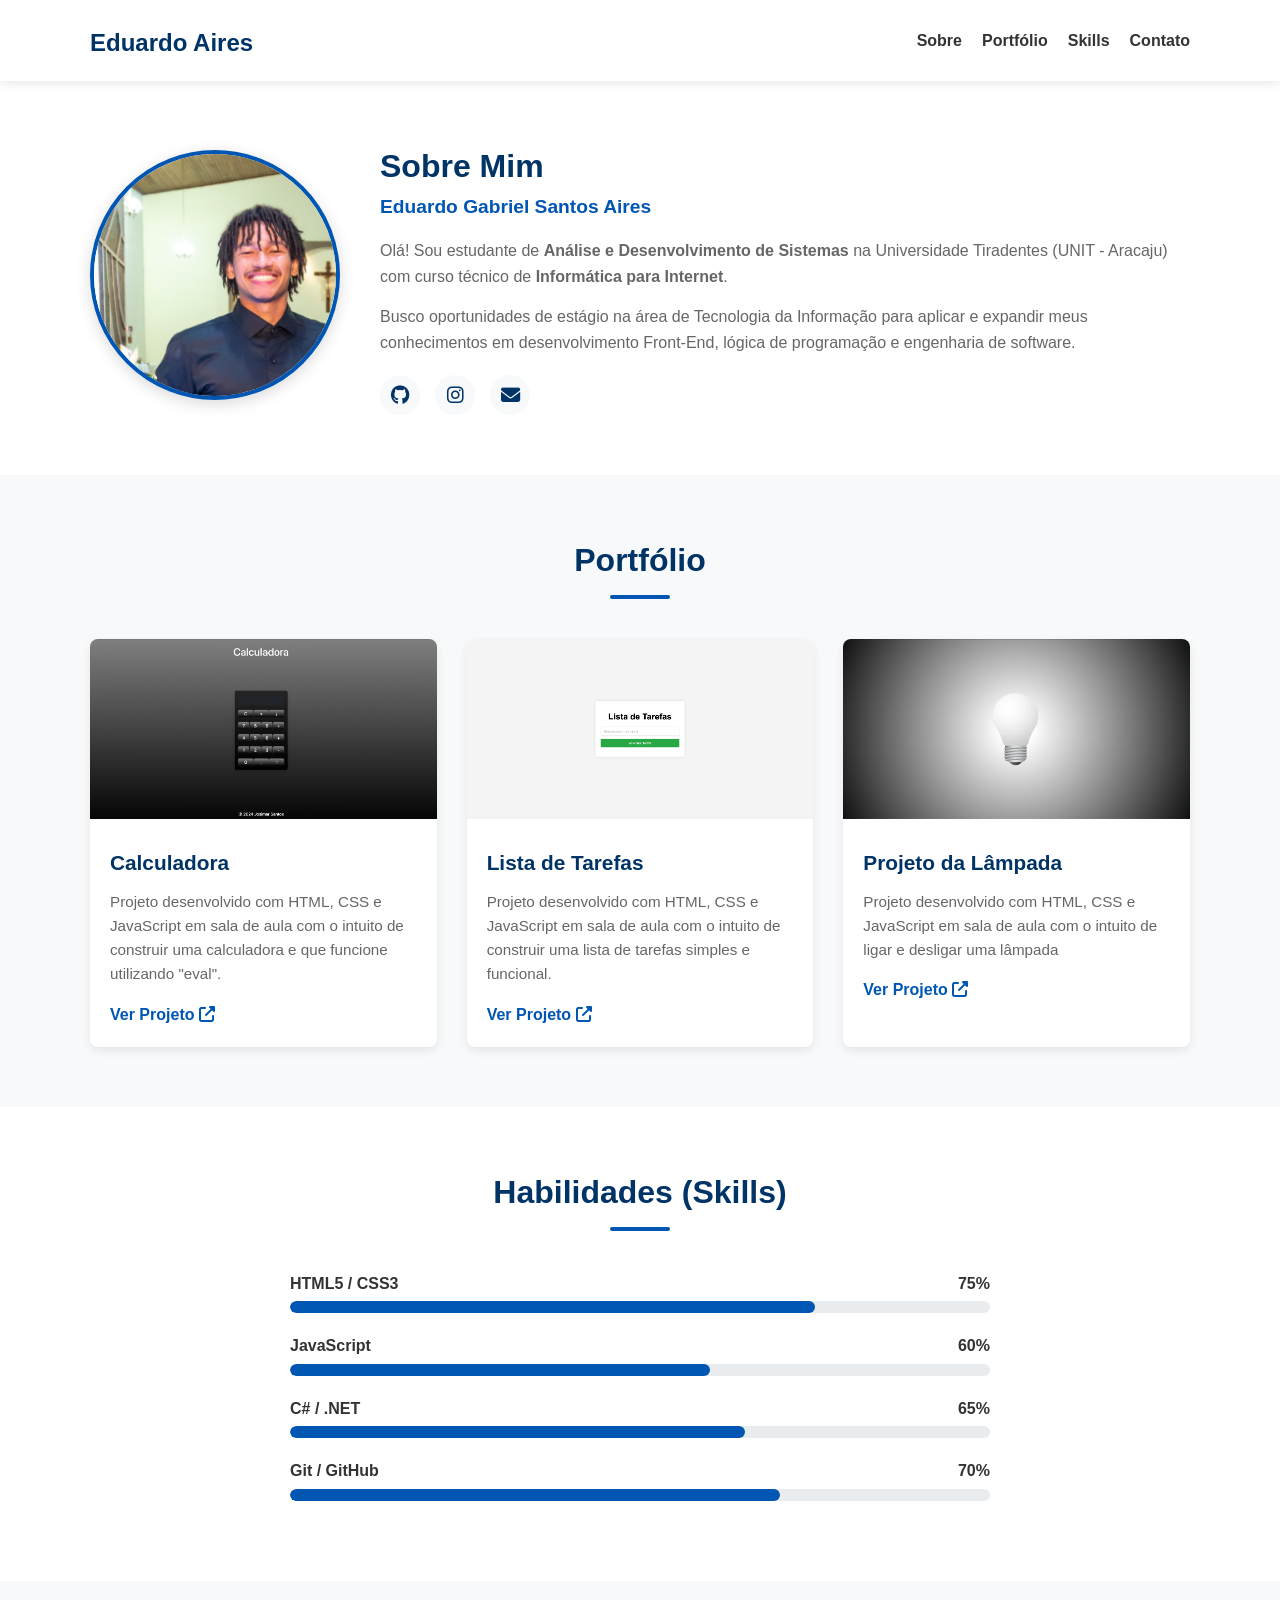
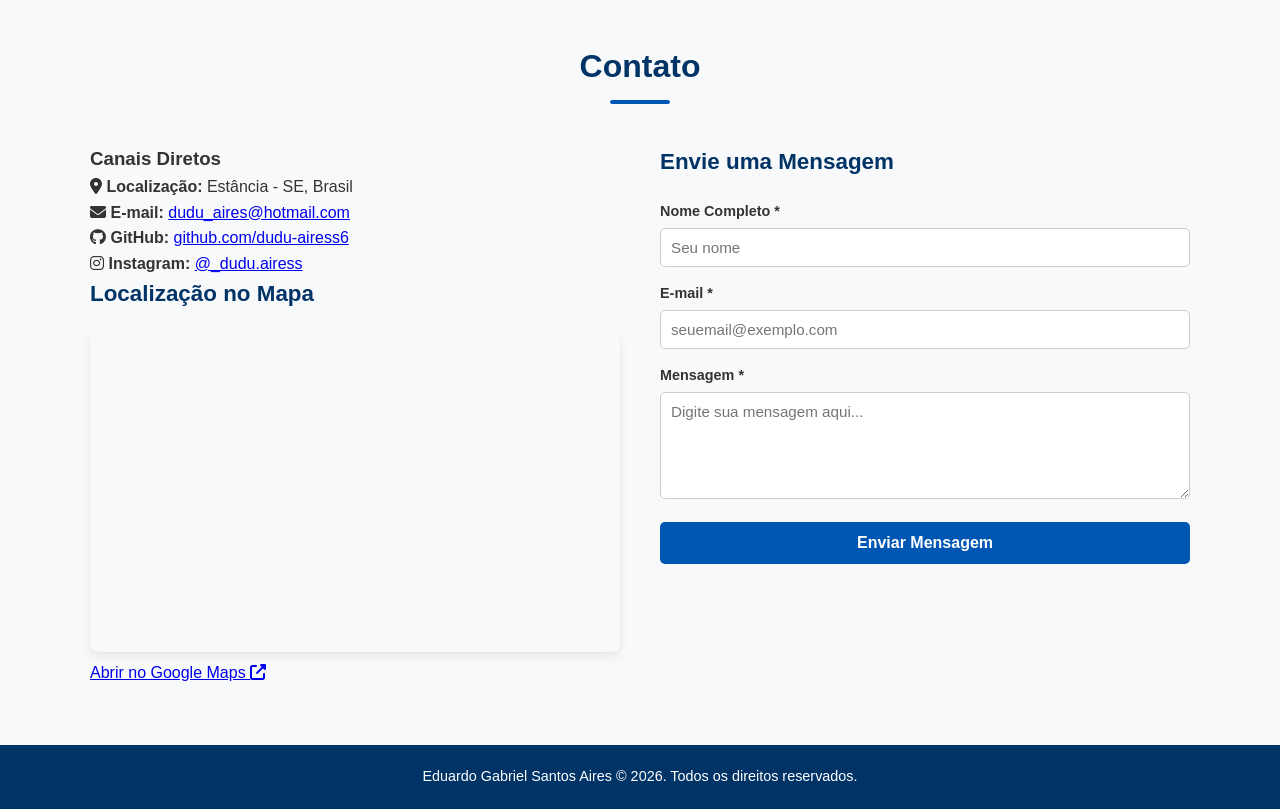
<file: index.html>
<!DOCTYPE html>
<html lang="pt-BR">
<head>
    <meta charset="UTF-8">
    <meta name="viewport" content="width=device-width, initial-scale=1.0">
    <meta name="description" content="Portfólio Pessoal de Eduardo Aires - Desenvolvedor Web Front-End e Estudante de ADS na UNIT.">
    <meta name="author" content="Eduardo Gabriel Santos Aires">
    <title>Eduardo Aires | Portfólio Pessoal</title>

    <link rel="stylesheet" href="style.css">
    
    <link rel="stylesheet" href="https://cdnjs.cloudflare.com/ajax/libs/font-awesome/6.5.1/css/all.min.css">
    <script src="script.js" defer></script>
</head>
<body>

    <header class="header">
        <div class="container">
            <h1 class="logo"><a href="#">Eduardo Aires</a></h1>
            <nav class="nav">
                <ul>
                    <li><a href="#sobre">Sobre</a></li>
                    <li><a href="#portfolio">Portfólio</a></li>
                    <li><a href="#skills">Skills</a></li>
                    <li><a href="#contato">Contato</a></li>
                </ul>
            </nav>
        </div>
    </header>

    <section id="sobre" class="section sobre">
        <div class="container sobre-content">
            <div class="sobre-img">
                <img src="assets/img/perfil.png" alt="Foto de perfil de Eduardo Gabriel Santos Aires">
            </div>
            <div class="sobre-texto">
                <h2>Sobre Mim</h2>
                <h3>Eduardo Gabriel Santos Aires</h3>
                <p>
                    Olá! Sou estudante de <strong>Análise e Desenvolvimento de Sistemas</strong> na Universidade Tiradentes (UNIT - Aracaju) 
                    com curso técnico de <strong>Informática para Internet</strong>.
                </p>
                <p>
                    Busco oportunidades de estágio na área de Tecnologia da Informação para aplicar e expandir meus conhecimentos 
                    em desenvolvimento Front-End, lógica de programação e engenharia de software.
                </p>
                <div class="redes-sociais">
                    <a href="https://github.com/dudu-airess6" target="_blank" aria-label="GitHub"><i class="fab fa-github"></i></a>
                    <a href="https://www.instagram.com/_dud.airess?srtk=MWt2eTNlN3ZkY29sbg%3D%3D&utm_source=qr" target="_blank" aria-label="Instagram"><i class="fab fa-instagram"></i></a>
                    <a href="mailto:dudu_aires@hotmail.com" aria-label="E-mail"><i class="fas fa-envelope"></i></a>
                </div>
            </div>
        </div>
    </section>

    <section id="portfolio" class="section portfolio">
        <div class="container">
            <h2 class="titulo-secao">Portfólio</h2>
            <div class="grid-projetos">

                <article class="card-projeto">
                    <img src="assets/img/Calculadora.png" alt="Prévia do projeto Calculadora">
                    <div class="card-corpo">
                        <h3>Calculadora</h3>
                        <p>Projeto desenvolvido com HTML, CSS e JavaScript em sala de aula com o intuito de construir uma calculadora e que funcione utilizando "eval".</p>
                        <a href="Projects/Calculadora/index.html" target="_blank" class="btn-link">Ver Projeto <i class="fas fa-external-link-alt"></i></a>
                    </div>
                </article>

                <article class="card-projeto">
                    <img src="assets/img/ListaTarefas.png" alt="Prévia do projeto Lista de Tarefas">
                    <div class="card-corpo">
                        <h3>Lista de Tarefas</h3>
                        <p>Projeto desenvolvido com HTML, CSS e JavaScript em sala de aula com o intuito de construir uma lista de tarefas simples e funcional.</p>
                        <a href="Projects/lista-de-tarefas/index.html" target="_blank" class="btn-link">Ver Projeto <i class="fas fa-external-link-alt"></i></a>
                    </div>
                </article>

                <article class="card-projeto">
                    <img src="assets/img/Lampada.png" alt="Prévia do projeto Lâmpada">
                    <div class="card-corpo">
                        <h3>Projeto da Lâmpada</h3>
                        <p>Projeto desenvolvido com HTML, CSS e JavaScript em sala de aula com o intuito de ligar e desligar uma lâmpada</p>
                        <a href="Projects/Lampada/index.html" target="_blank" class="btn-link">Ver Projeto <i class="fas fa-external-link-alt"></i></a>
                    </div>
                </article>

            </div>
        </div>
    </section>

    <section id="skills" class="section skills">
        <div class="container">
            <h2 class="titulo-secao">Habilidades (Skills)</h2>
            <div class="skills-container">
                
                <div class="skill-item">
                    <div class="skill-info">
                        <span>HTML5 / CSS3</span>
                        <span>75%</span>
                    </div>
                    <div class="barra-progresso"><div class="progresso html-css"></div></div>
                </div>

                <div class="skill-item">
                    <div class="skill-info">
                        <span>JavaScript</span>
                        <span>60%</span>
                    </div>
                    <div class="barra-progresso"><div class="progresso js"></div></div>
                </div>

                <div class="skill-item">
                    <div class="skill-info">
                        <span>C# / .NET</span>
                        <span>65%</span>
                    </div>
                    <div class="barra-progresso"><div class="progresso csharp"></div></div>
                </div>

                <div class="skill-item">
                    <div class="skill-info">
                        <span>Git / GitHub</span>
                        <span>70%</span>
                    </div>
                    <div class="barra-progresso"><div class="progresso git"></div></div>
                </div>

            </div>
        </div>
    </section>

    <section id="contato" class="section contato">
        <div class="container">
            <h2 class="titulo-secao">Contato</h2>
            
            <div class="grid-contato">
                <div class="info-e-mapa">
                    
                    <div class="card-info-contato">
                        <h3>Canais Diretos</h3>
                        <p><i class="fas fa-map-marker-alt"></i> <strong>Localização:</strong> Estância - SE, Brasil</p>
                        <p><i class="fas fa-envelope"></i> <strong>E-mail:</strong> <a href="mailto:dudu_aires@hotmail.com">dudu_aires@hotmail.com</a></p>
                        <p><i class="fab fa-github"></i> <strong>GitHub:</strong> <a href="https://github.com/dudu-airess6" target="_blank">github.com/dudu-airess6</a></p>
                        <p><i class="fab fa-instagram"></i> <strong>Instagram:</strong> <a href="https://www.instagram.com/_dud.airess?srtk=MWt2eTNlN3ZkY29sbg%3D%3D&utm_source=qr" target="_blank">@_dudu.airess</a></p>
                    </div>

                    <div class="mapa-container">
                        <h3>Localização no Mapa</h3>
                        <iframe 
                            src="https://www.google.com/maps/embed?pb=!1m18!1m12!1m3!1d31304.734406708933!2d-37.4531136337942!3d-11.254657000660721!2m3!1f0!2f0!3f0!3m2!1i1024!2i768!4f13.1!3m3!1m2!1s0x7107012e4de6781%3A0x2e46ea8df410fb42!2sEst%C3%A2ncia%2C%20SE%2C%2049200-000!5e0!3m2!1spt-BR!2sbr!4v1794339937193!5m2!1spt-BR!2sbr" 
                            loading="lazy" 
                            referrerpolicy="no-referrer-when-downgrade">
                        </iframe>
                        
                        <a href="https://www.google.com/maps?cid=3334610469520472898&g_mp=CiVnb29nbGUubWFwcy5wbGFjZXMudjEuUGxhY2VzLkdldFBsYWNlEAMYASAF" target="_blank" class="link-mapa-externo">
                            Abrir no Google Maps <i class="fas fa-external-link-alt"></i>
                        </a>
                    </div>
                </div>

                <div class="form-container">
                    <h3>Envie uma Mensagem</h3>
                    <form id="formContato" novalidate>
                        <div class="grupo-form">
                            <label for="nome">Nome Completo *</label>
                            <input type="text" id="nome" name="nome" placeholder="Seu nome" required>
                            <span class="mensagem-erro" id="erroNome"></span>
                        </div>

                        <div class="grupo-form">
                            <label for="email">E-mail *</label>
                            <input type="email" id="email" name="email" placeholder="seuemail@exemplo.com" required>
                            <span class="mensagem-erro" id="erroEmail"></span>
                        </div>

                        <div class="grupo-form">
                            <label for="mensagem">Mensagem *</label>
                            <textarea id="mensagem" name="mensagem" rows="5" placeholder="Digite sua mensagem aqui..." required></textarea>
                            <span class="mensagem-erro" id="erroMensagem"></span>
                        </div>

                        <button type="submit" id="btnEnviar" class="btn-submit">Enviar Mensagem</button>
                        <div id="statusEnvio" class="status-envio"></div>
                    </form>
                </div>
            </div>
        </div>
    </section>

    <footer class="footer">
        <div class="container">
            <p>Eduardo Gabriel Santos Aires &copy; 2026. Todos os direitos reservados.</p>
        </div>
    </footer>
</body>
</html>
</file>
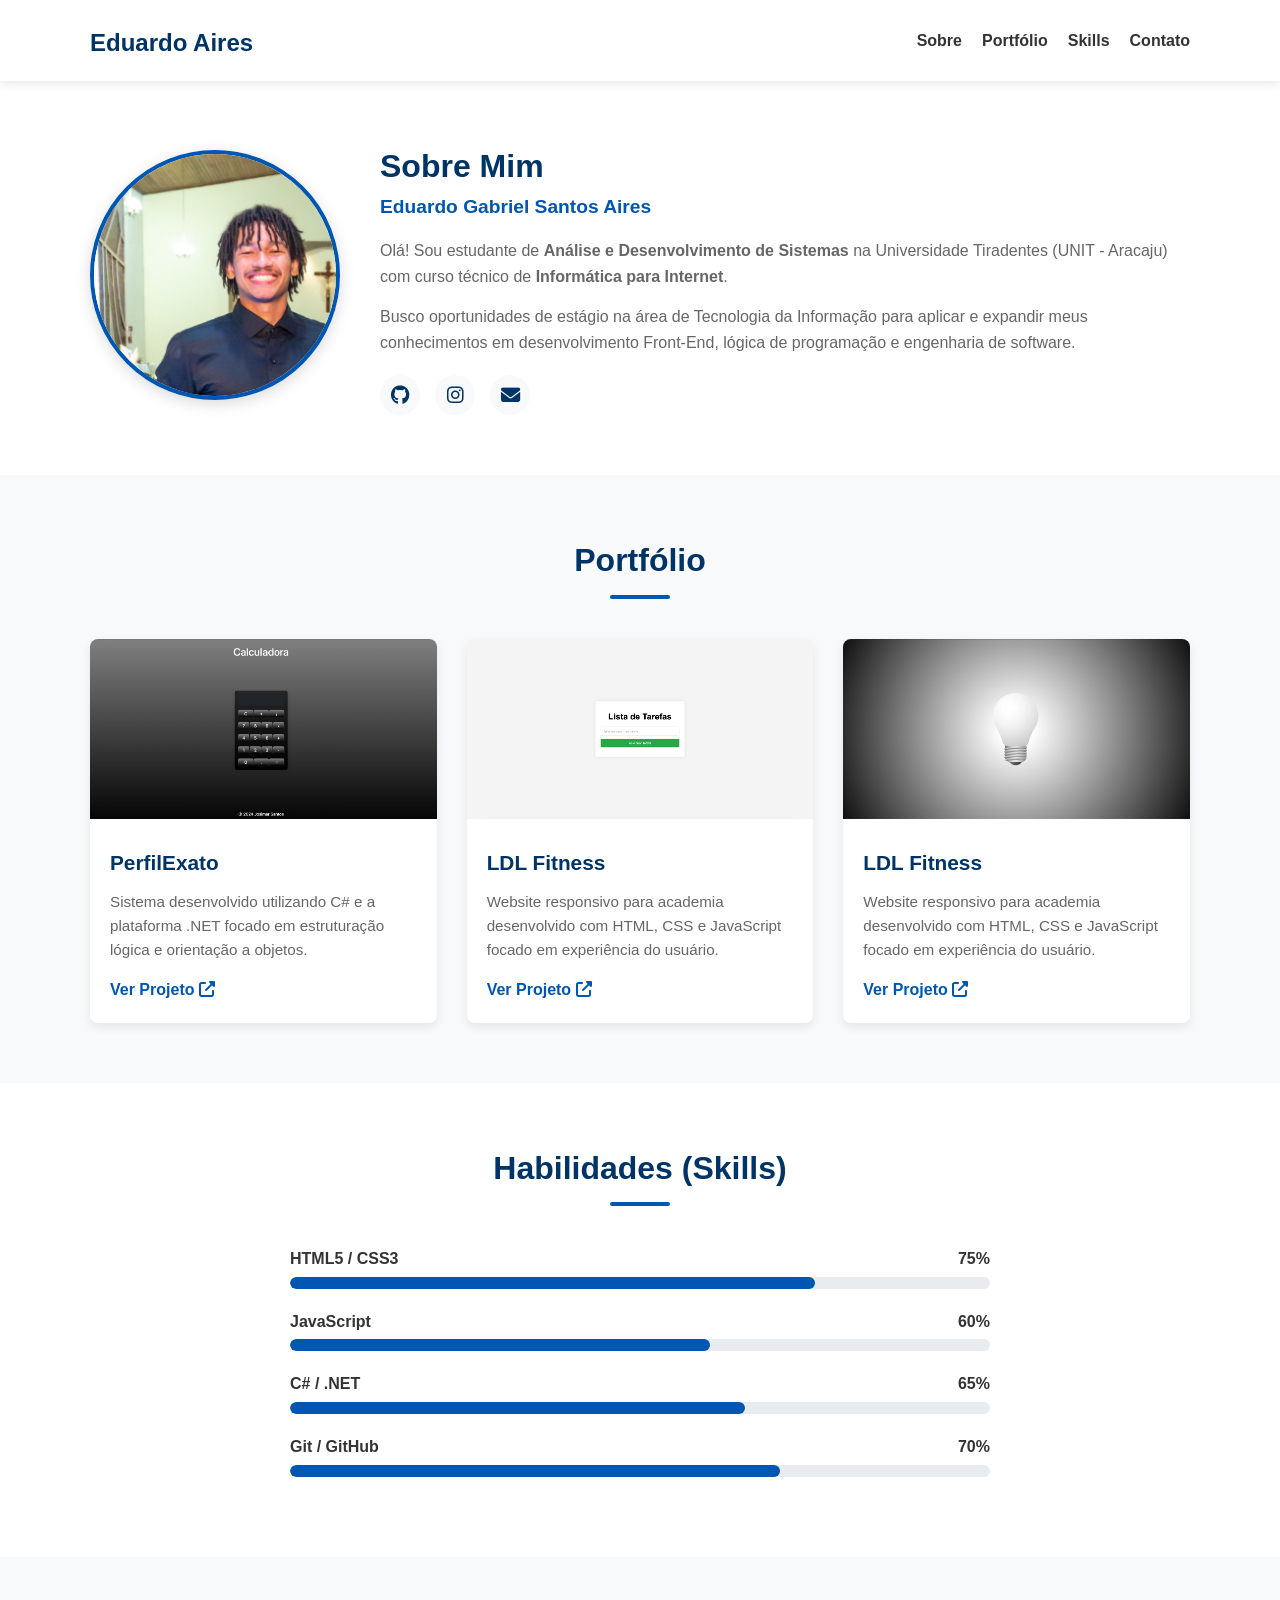
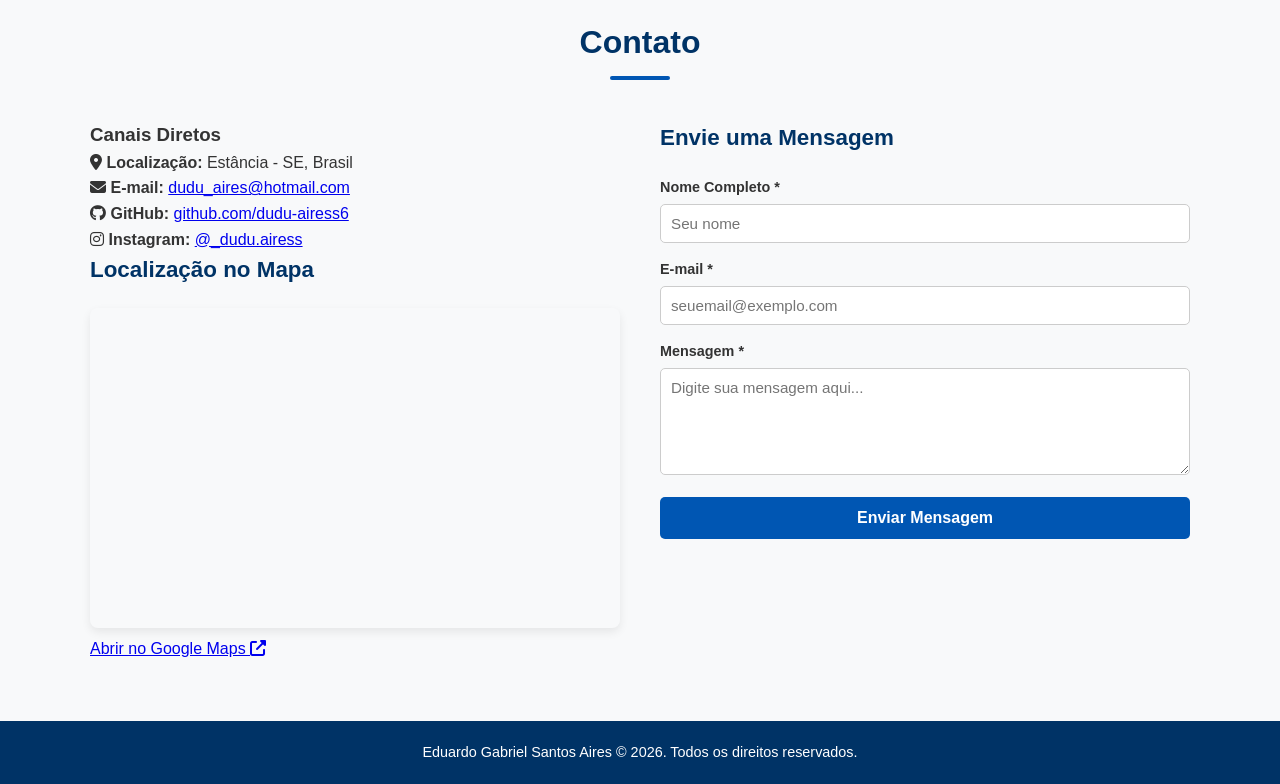
<file: Perfil-portifolio/index.html>
<!DOCTYPE html>
<html lang="pt-BR">
<head>
    <meta charset="UTF-8">
    <meta name="viewport" content="width=device-width, initial-scale=1.0">
    <meta name="description" content="Portfólio Pessoal de Eduardo Aires - Desenvolvedor Web Front-End e Estudante de ADS na UNIT.">
    <meta name="author" content="Eduardo Gabriel Santos Aires">
    <title>Eduardo Aires | Portfólio Pessoal</title>

    <link rel="stylesheet" href="style.css">
    
    <link rel="stylesheet" href="https://cdnjs.cloudflare.com/ajax/libs/font-awesome/6.5.1/css/all.min.css">
    <script src="script.js" defer></script>
</head>
<body>

    <header class="header">
        <div class="container">
            <h1 class="logo"><a href="#">Eduardo Aires</a></h1>
            <nav class="nav">
                <ul>
                    <li><a href="#sobre">Sobre</a></li>
                    <li><a href="#portfolio">Portfólio</a></li>
                    <li><a href="#skills">Skills</a></li>
                    <li><a href="#contato">Contato</a></li>
                </ul>
            </nav>
        </div>
    </header>

    <section id="sobre" class="section sobre">
        <div class="container sobre-content">
            <div class="sobre-img">
                <img src="assets/img/perfil.png" alt="Foto de perfil de Eduardo Gabriel Santos Aires">
            </div>
            <div class="sobre-texto">
                <h2>Sobre Mim</h2>
                <h3>Eduardo Gabriel Santos Aires</h3>
                <p>
                    Olá! Sou estudante de <strong>Análise e Desenvolvimento de Sistemas</strong> na Universidade Tiradentes (UNIT - Aracaju) 
                    com curso técnico de <strong>Informática para Internet</strong>.
                </p>
                <p>
                    Busco oportunidades de estágio na área de Tecnologia da Informação para aplicar e expandir meus conhecimentos 
                    em desenvolvimento Front-End, lógica de programação e engenharia de software.
                </p>
                <div class="redes-sociais">
                    <a href="https://github.com/dudu-airess6" target="_blank" aria-label="GitHub"><i class="fab fa-github"></i></a>
                    <a href="https://www.instagram.com/_dud.airess?srtk=MWt2eTNlN3ZkY29sbg%3D%3D&utm_source=qr" target="_blank" aria-label="Instagram"><i class="fab fa-instagram"></i></a>
                    <a href="mailto:dudu_aires@hotmail.com" aria-label="E-mail"><i class="fas fa-envelope"></i></a>
                </div>
            </div>
        </div>
    </section>

    <section id="portfolio" class="section portfolio">
        <div class="container">
            <h2 class="titulo-secao">Portfólio</h2>
            <div class="grid-projetos">

                <article class="card-projeto">
                    <img src="/assets/img/Calculadora.png" alt="Prévia do projeto Calculadora">
                    <div class="card-corpo">
                        <h3>PerfilExato</h3>
                        <p>Sistema desenvolvido utilizando C# e a plataforma .NET focado em estruturação lógica e orientação a objetos.</p>
                        <a href="/Projects/Calculadora/index.html" target="_blank" class="btn-link">Ver Projeto <i class="fas fa-external-link-alt"></i></a>
                    </div>
                </article>

                <article class="card-projeto">
                    <img src="/assets/img/ListaTarefas.png" alt="Prévia do projeto Lista de Tarefas">
                    <div class="card-corpo">
                        <h3>LDL Fitness</h3>
                        <p>Website responsivo para academia desenvolvido com HTML, CSS e JavaScript focado em experiência do usuário.</p>
                        <a href="/Projects/lista-de-tarefas/index.html" target="_blank" class="btn-link">Ver Projeto <i class="fas fa-external-link-alt"></i></a>
                    </div>
                </article>

                <article class="card-projeto">
                    <img src="/assets/img/Lampada.png" alt="Prévia do projeto Lâmpada">
                    <div class="card-corpo">
                        <h3>LDL Fitness</h3>
                        <p>Website responsivo para academia desenvolvido com HTML, CSS e JavaScript focado em experiência do usuário.</p>
                        <a href="/Projects/Lampada/index.html" target="_blank" class="btn-link">Ver Projeto <i class="fas fa-external-link-alt"></i></a>
                    </div>
                </article>

            </div>
        </div>
    </section>

    <section id="skills" class="section skills">
        <div class="container">
            <h2 class="titulo-secao">Habilidades (Skills)</h2>
            <div class="skills-container">
                
                <div class="skill-item">
                    <div class="skill-info">
                        <span>HTML5 / CSS3</span>
                        <span>75%</span>
                    </div>
                    <div class="barra-progresso"><div class="progresso html-css"></div></div>
                </div>

                <div class="skill-item">
                    <div class="skill-info">
                        <span>JavaScript</span>
                        <span>60%</span>
                    </div>
                    <div class="barra-progresso"><div class="progresso js"></div></div>
                </div>

                <div class="skill-item">
                    <div class="skill-info">
                        <span>C# / .NET</span>
                        <span>65%</span>
                    </div>
                    <div class="barra-progresso"><div class="progresso csharp"></div></div>
                </div>

                <div class="skill-item">
                    <div class="skill-info">
                        <span>Git / GitHub</span>
                        <span>70%</span>
                    </div>
                    <div class="barra-progresso"><div class="progresso git"></div></div>
                </div>

            </div>
        </div>
    </section>

    <section id="contato" class="section contato">
        <div class="container">
            <h2 class="titulo-secao">Contato</h2>
            
            <div class="grid-contato">
                <div class="info-e-mapa">
                    
                    <div class="card-info-contato">
                        <h3>Canais Diretos</h3>
                        <p><i class="fas fa-map-marker-alt"></i> <strong>Localização:</strong> Estância - SE, Brasil</p>
                        <p><i class="fas fa-envelope"></i> <strong>E-mail:</strong> <a href="mailto:dudu_aires@hotmail.com">dudu_aires@hotmail.com</a></p>
                        <p><i class="fab fa-github"></i> <strong>GitHub:</strong> <a href="https://github.com/dudu-airess6" target="_blank">github.com/dudu-airess6</a></p>
                        <p><i class="fab fa-instagram"></i> <strong>Instagram:</strong> <a href="https://www.instagram.com/_dud.airess?srtk=MWt2eTNlN3ZkY29sbg%3D%3D&utm_source=qr" target="_blank">@_dudu.airess</a></p>
                    </div>

                    <div class="mapa-container">
                        <h3>Localização no Mapa</h3>
                        <iframe 
                            src="https://www.google.com/maps/embed?pb=!1m18!1m12!1m3!1d31304.734406708933!2d-37.4531136337942!3d-11.254657000660721!2m3!1f0!2f0!3f0!3m2!1i1024!2i768!4f13.1!3m3!1m2!1s0x7107012e4de6781%3A0x2e46ea8df410fb42!2sEst%C3%A2ncia%2C%20SE%2C%2049200-000!5e0!3m2!1spt-BR!2sbr!4v1794339937193!5m2!1spt-BR!2sbr" 
                            loading="lazy" 
                            referrerpolicy="no-referrer-when-downgrade">
                        </iframe>
                        
                        <a href="https://www.google.com/maps?cid=3334610469520472898&g_mp=CiVnb29nbGUubWFwcy5wbGFjZXMudjEuUGxhY2VzLkdldFBsYWNlEAMYASAF" target="_blank" class="link-mapa-externo">
                            Abrir no Google Maps <i class="fas fa-external-link-alt"></i>
                        </a>
                    </div>
                </div>

                <div class="form-container">
                    <h3>Envie uma Mensagem</h3>
                    <form id="formContato" novalidate>
                        <div class="grupo-form">
                            <label for="nome">Nome Completo *</label>
                            <input type="text" id="nome" name="nome" placeholder="Seu nome" required>
                            <span class="mensagem-erro" id="erroNome"></span>
                        </div>

                        <div class="grupo-form">
                            <label for="email">E-mail *</label>
                            <input type="email" id="email" name="email" placeholder="seuemail@exemplo.com" required>
                            <span class="mensagem-erro" id="erroEmail"></span>
                        </div>

                        <div class="grupo-form">
                            <label for="mensagem">Mensagem *</label>
                            <textarea id="mensagem" name="mensagem" rows="5" placeholder="Digite sua mensagem aqui..." required></textarea>
                            <span class="mensagem-erro" id="erroMensagem"></span>
                        </div>

                        <button type="submit" id="btnEnviar" class="btn-submit">Enviar Mensagem</button>
                        <div id="statusEnvio" class="status-envio"></div>
                    </form>
                </div>
            </div>
        </div>
    </section>

    <footer class="footer">
        <div class="container">
            <p>Eduardo Gabriel Santos Aires &copy; 2026. Todos os direitos reservados.</p>
        </div>
    </footer>
</body>
</html>
</file>
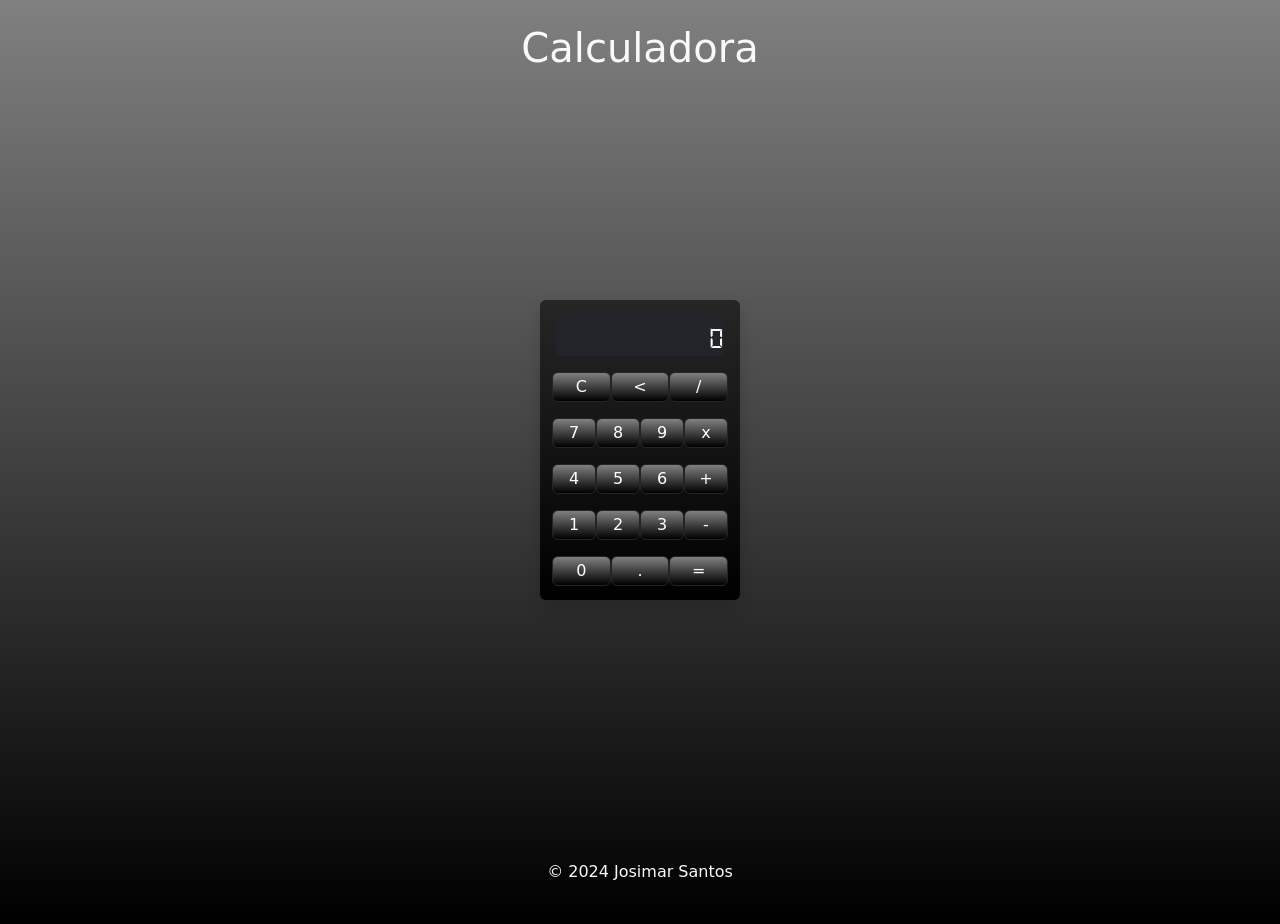
<file: Projects/Calculadora/index.html>
<!DOCTYPE html>
<html lang="en">
<head>
    <meta charset="UTF-8">
    <meta name="viewport" content="width=device-width, initial-scale=1.0">
    <title>Calculator</title>
    <link rel="stylesheet" href="style.css">
    <link href="https://cdn.jsdelivr.net/npm/bootstrap@5.3.3/dist/css/bootstrap.min.css" rel="stylesheet" integrity="sha384-QWTKZyjpPEjISv5WaRU9OFeRpok6YctnYmDr5pNlyT2bRjXh0JMhjY6hW+ALEwIH" crossorigin="anonymous">
</head>
<body>
    <header class="header text-center my-4">
        <h1 class="text-light">Calculadora</h1>
    </header>
    <main class="d-flex justify-content-center">
        <div class="calc bg-black bg-gradient p-3 rounded shadow">
            <div class="display bg-dark pb-3 mb-3 rounded text-light text-end" id="display"></div>
            <div class="btns">
                <div class="row g-2"> 
                    <button onclick="clean()" class="btn col btn-dark d-flex justify-content-center align-items-center" aria-label="Clear">C</button>
                    <button onclick="back()" class="btn col btn-dark d-flex justify-content-center align-items-center" aria-label="Backspace"><</button>
                    <button onclick="insert('/')" class="btn col btn-dark d-flex justify-content-center align-items-center" aria-label="Divide">/</button>
                </div>
                <div class="row g-2 mt-2">
                    <button onclick="insert('7')" class="btn col btn-dark d-flex justify-content-center align-items-center" aria-label="Seven">7</button>
                    <button onclick="insert('8')" class="btn col btn-dark d-flex justify-content-center align-items-center" aria-label="Eight">8</button>
                    <button onclick="insert('9')" class="btn col btn-dark d-flex justify-content-center align-items-center" aria-label="Nine">9</button>
                    <button onclick="insert('x')" class="btn col btn-dark d-flex justify-content-center align-items-center" aria-label="Multiply">x</button>
                </div>
                <div class="row g-2 mt-2">
                    <button onclick="insert('4')" class="btn col btn-dark d-flex justify-content-center align-items-center" aria-label="Four">4</button>
                    <button onclick="insert('5')" class="btn col btn-dark d-flex justify-content-center align-items-center" aria-label="Five">5</button>
                    <button onclick="insert('6')" class="btn col btn-dark d-flex justify-content-center align-items-center" aria-label="Six">6</button>
                    <button onclick="insert('+')" class="btn col btn-dark d-flex justify-content-center align-items-center" aria-label="Add">+</button>
                </div>
                <div class="row g-2 mt-2">
                    <button onclick="insert('1')" class="btn col btn-dark d-flex justify-content-center align-items-center" aria-label="One">1</button>
                    <button onclick="insert('2')" class="btn col btn-dark d-flex justify-content-center align-items-center" aria-label="Two">2</button>
                    <button onclick="insert('3')" class="btn col btn-dark d-flex justify-content-center align-items-center" aria-label="Three">3</button>
                    <button onclick="insert('-')" class="btn col btn-dark d-flex justify-content-center align-items-center" aria-label="Subtract">-</button>
                </div>
                <div class="row g-2 mt-2">
                    <button onclick="insert('0')" class="btn col btn-dark d-flex justify-content-center align-items-center" aria-label="Zero">0</button>
                    <button onclick="insert('.')" class="btn col btn-dark d-flex justify-content-center align-items-center" aria-label="Decimal">.</button>
                    <button onclick="calcular()" class="btn col btn-dark d-flex justify-content-center align-items-center" aria-label="Equals">=</button>
                </div>
            </div>
        </div>
    </main>
    <footer class="footer text-light fixed-bottom mt-auto text-center">
        <p>&copy; 2024 Josimar Santos</p>
    </footer>
    <script src="script.js"></script>
    <script src="https://cdn.jsdelivr.net/npm/bootstrap@5.3.3/dist/js/bootstrap.bundle.min.js" integrity="sha384-YvpcrYf0tY3lHB60NNkmXc5s9fDVZLESaAA55NDzOxhy9GkcIdslK1eN7N6jIeHz" crossorigin="anonymous"></script>
</body>
</html>
</file>
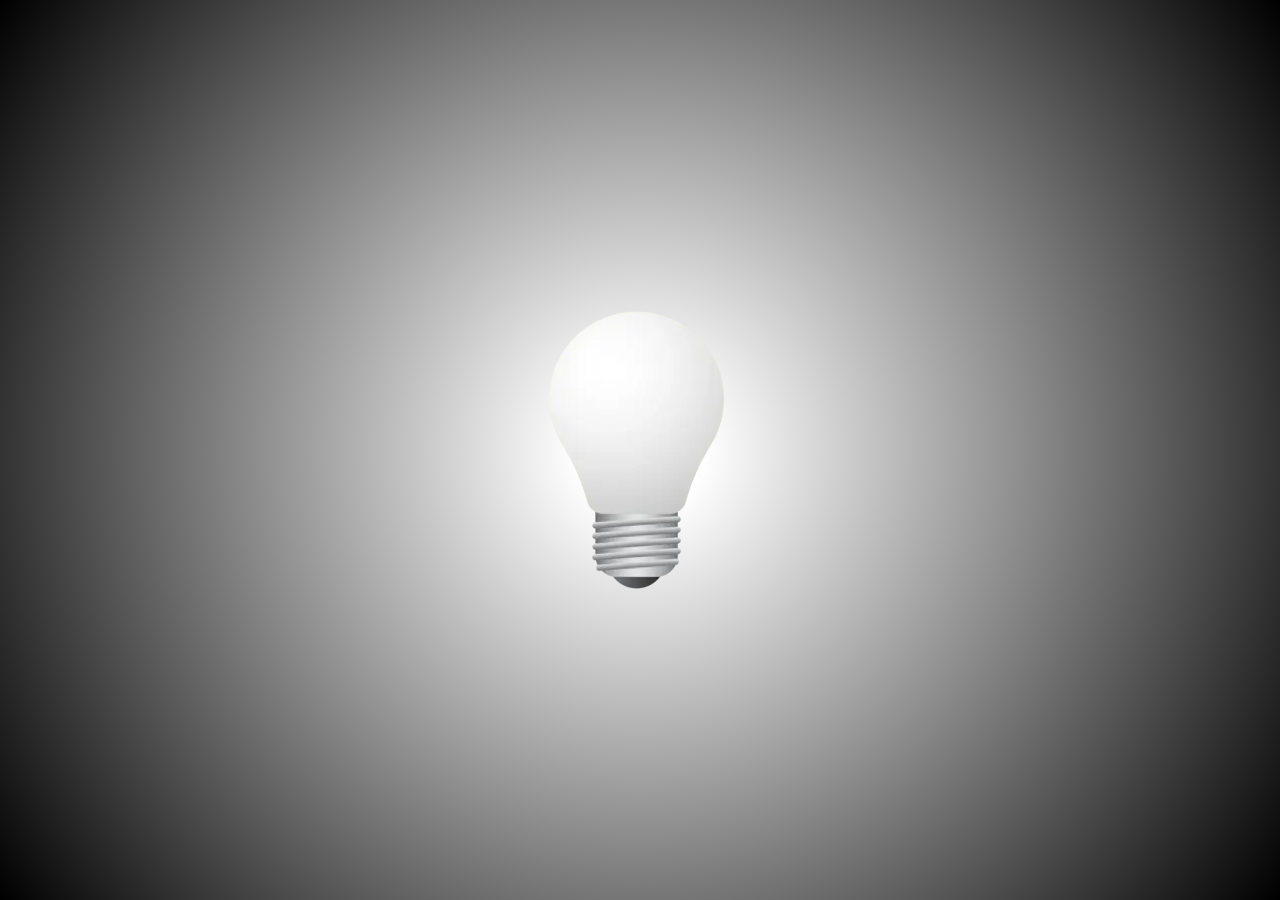
<file: Projects/Lampada/index.html>
<!DOCTYPE html>
<html lang="pt-BR">
<head>
    <meta charset="UTF-8">
    <meta name="viewport" content="width=device-width, initial-scale=1.0">
    <title>Lâmpada</title>
    <link rel="stylesheet" href="style.css">
    <script src="script.js" defer></script>
</head>
<body>
    <div class="container">
        <img id="lamp" src="../../assets/img/lamp_off.png" alt="Lâmpada apagada">
    </div>
</body>
</html>
</file>
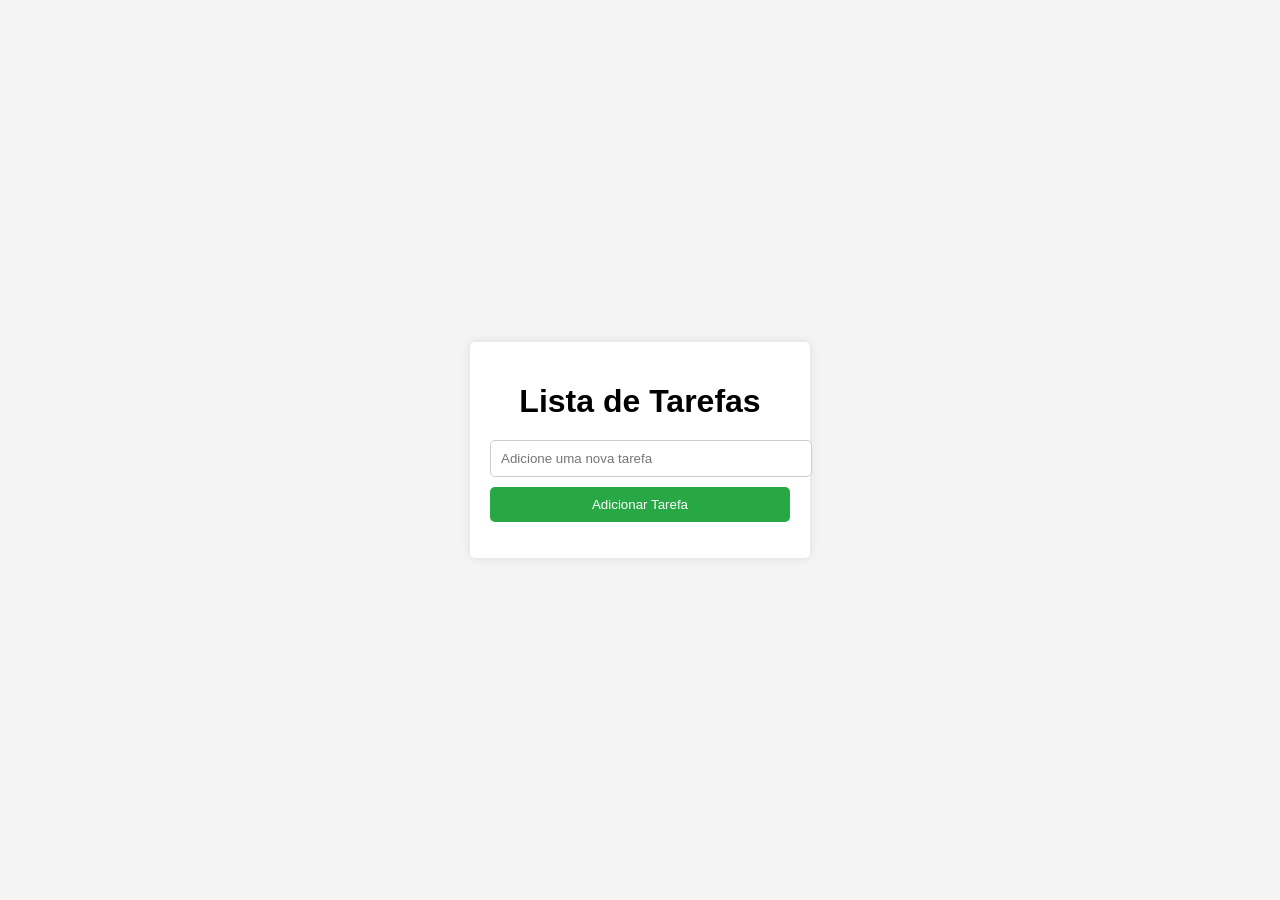
<file: Projects/lista-de-tarefas/index.html>
<!DOCTYPE html>
<html lang="pt-BR">
<head>
    <meta charset="UTF-8">
    <meta name="viewport" content="width=device-width, initial-scale=1.0">
    <title>Lista de Tarefas</title>
    <link rel="stylesheet" href="style.css">
    <script src="script.js" defer></script>
</head>
<body>
    <div class="container">
        <h1>Lista de Tarefas</h1>
        <input type="text" id="taskInput" placeholder="Adicione uma nova tarefa">
        <button id="addTaskBtn">Adicionar Tarefa</button>
        <ul id="taskList">
           
        </ul>
    </div>
</body>
</html>
</file>
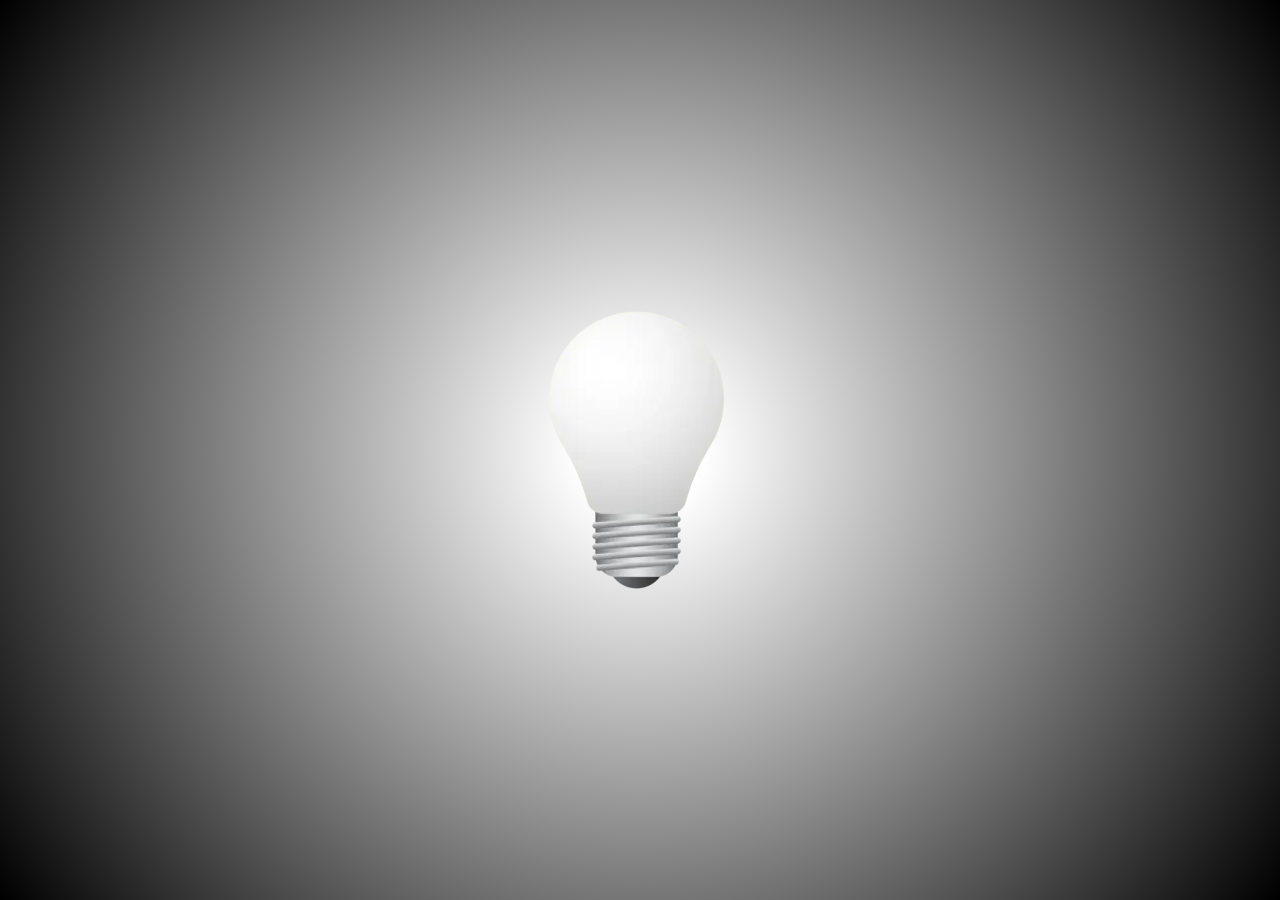
<file: Perfil-portifolio/Projects/Lampada/index.html>
<!DOCTYPE html>
<html lang="pt-BR">
<head>
    <meta charset="UTF-8">
    <meta name="viewport" content="width=device-width, initial-scale=1.0">
    <title>Lâmpada</title>
    <link rel="stylesheet" href="style.css">
    <script src="script.js" defer></script>
</head>
<body>
    <div class="container">
        <img id="lamp" src="/assets/img/lamp_off.png" alt="Lâmpada apagada">
    </div>
</body>
</html>
</file>
<file: style.css>
* {
    margin: 0;
    padding: 0;
    box-sizing: border-box;
}

:root {
    --cor-primaria: #0056b3;      
    --cor-secundaria: #003366;    
    --cor-fundo-claro: #f8f9fa;   
    --cor-texto: #333333;        
    --cor-texto-suave: #666666;  
    --cor-erro: #d9534f;          
    --cor-sucesso: #28a745;      
    --fonte-principal: 'Segoe UI', Tahoma, Geneva, Verdana, sans-serif;
    --transicao-padrao: all 0.3s ease;
}

html {
    scroll-behavior: smooth; 
}

body {
    font-family: var(--fonte-principal);
    color: var(--cor-texto);
    background-color: #ffffff;
    line-height: 1.6;
}

.container {
    width: 90%;
    max-width: 1100px;
    margin: 0 auto;
}

.section {
    padding: 60px 0;
}

.titulo-secao {
    text-align: center;
    font-size: 2rem;
    color: var(--cor-secundaria);
    margin-bottom: 40px;
    position: relative;
}

.titulo-secao::after {
    content: '';
    display: block;
    width: 60px;
    height: 4px;
    background-color: var(--cor-primaria);
    margin: 8px auto 0;
    border-radius: 2px;
}

.header {
    background-color: #ffffff;
    box-shadow: 0 2px 10px rgba(0, 0, 0, 0.1);
    position: sticky;
    top: 0;
    z-index: 1000;
}

.header .container {
    display: flex;
    justify-content: space-between;
    align-items: center;
    padding: 15px 0;
}

.logo a {
    font-size: 1.5rem;
    font-weight: bold;
    color: var(--cor-secundaria);
    text-decoration: none;
}

.nav ul {
    display: flex;
    list-style: none;
    gap: 20px;
}

.nav a {
    text-decoration: none;
    color: var(--cor-texto);
    font-weight: 600;
    transition: var(--transicao-padrao);
}

.nav a:hover {
    color: var(--cor-primaria);
}

.sobre-content {
    display: flex;
    align-items: center;
    gap: 40px;
}

.sobre-img img {
    width: 250px;
    height: 250px;
    border-radius: 50%; 
    object-fit: cover;
    border: 4px solid var(--cor-primaria);
    box-shadow: 0 4px 15px rgba(0, 0, 0, 0.15);
}

.sobre-texto h2 {
    font-size: 2rem;
    color: var(--cor-secundaria);
}

.sobre-texto h3 {
    font-size: 1.2rem;
    color: var(--cor-primaria);
    margin-bottom: 15px;
}

.sobre-texto p {
    margin-bottom: 15px;
    color: var(--cor-texto-suave);
}

.redes-sociais {
    display: flex;
    gap: 15px;
    margin-top: 20px;
}

.redes-sociais a {
    display: inline-flex;
    justify-content: center;
    align-items: center;
    width: 40px;
    height: 40px;
    background-color: var(--cor-fundo-claro);
    color: var(--cor-secundaria);
    border-radius: 50%;
    text-decoration: none;
    font-size: 1.2rem;
    transition: var(--transicao-padrao);
}

.redes-sociais a:hover {
    background-color: var(--cor-primaria);
    color: #ffffff;
    transform: translateY(-3px);
}

.portfolio {
    background-color: var(--cor-fundo-claro);
}

.grid-projetos {
    display: grid;
    grid-template-columns: repeat(auto-fit, minmax(280px, 1fr));
    gap: 30px;
}

.card-projeto {
    background-color: #ffffff;
    border-radius: 8px;
    overflow: hidden;
    box-shadow: 0 4px 10px rgba(0, 0, 0, 0.08);
    transition: var(--transicao-padrao);
}

.card-projeto:hover {
    transform: translateY(-5px);
    box-shadow: 0 8px 20px rgba(0, 0, 0, 0.12);
}

.card-projeto img {
    width: 100%;
    height: 180px;
    object-fit: cover;
}

.card-corpo {
    padding: 20px;
}

.card-corpo h3 {
    font-size: 1.3rem;
    color: var(--cor-secundaria);
    margin-bottom: 10px;
}

.card-corpo p {
    font-size: 0.95rem;
    color: var(--cor-texto-suave);
    margin-bottom: 15px;
}

.btn-link {
    display: inline-block;
    color: var(--cor-primaria);
    text-decoration: none;
    font-weight: 600;
    transition: var(--transicao-padrao);
}

.btn-link:hover {
    color: var(--cor-secundaria);
}

.skills-container {
    max-width: 700px;
    margin: 0 auto;
}

.skill-item {
    margin-bottom: 20px;
}

.skill-info {
    display: flex;
    justify-content: space-between;
    font-weight: 600;
    margin-bottom: 5px;
}

.barra-progresso {
    width: 100%;
    height: 12px;
    background-color: #e9ecef;
    border-radius: 6px;
    overflow: hidden;
}

.progresso {
    height: 100%;
    background-color: var(--cor-primaria);
    border-radius: 6px;
    transition: width 1s ease-in-out;
}

.progresso.html-css { width: 75%; }
.progresso.js       { width: 60%; }
.progresso.csharp   { width: 65%; }
.progresso.git      { width: 70%; }


.contato {
    background-color: var(--cor-fundo-claro);
}

.grid-contato {
    display: grid;
    grid-template-columns: 1fr 1fr;
    gap: 40px;
}

.mapa-container h3, .form-container h3 {
    font-size: 1.4rem;
    color: var(--cor-secundaria);
    margin-bottom: 20px;
}

.mapa-container iframe {
    width: 100%;
    height: 320px;
    border: none;
    border-radius: 8px;
    box-shadow: 0 4px 10px rgba(0, 0, 0, 0.08);
}

.grupo-form {
    margin-bottom: 15px;
}

.grupo-form label {
    display: block;
    margin-bottom: 5px;
    font-weight: 600;
    font-size: 0.9rem;
}

.grupo-form input,
.grupo-form textarea {
    width: 100%;
    padding: 10px;
    border: 1px solid #cccccc;
    border-radius: 5px;
    font-family: inherit;
    font-size: 0.95rem;
    transition: var(--transicao-padrao);
}

.grupo-form input:focus,
.grupo-form textarea:focus {
    outline: none;
    border-color: var(--cor-primaria);
    box-shadow: 0 0 5px rgba(0, 86, 179, 0.3);
}

.mensagem-erro {
    color: var(--cor-erro);
    font-size: 0.85rem;
    margin-top: 4px;
    display: block;
}

.btn-submit {
    width: 100%;
    padding: 12px;
    background-color: var(--cor-primaria);
    color: #ffffff;
    border: none;
    border-radius: 5px;
    font-size: 1rem;
    font-weight: bold;
    cursor: pointer;
    transition: var(--transicao-padrao);
}

.btn-submit:hover {
    background-color: var(--cor-secundaria);
}

.status-envio {
    margin-top: 15px;
    font-weight: 600;
    text-align: center;
}

.status-envio.sucesso {
    color: var(--cor-sucesso);
}

.status-envio.erro {
    color: var(--cor-erro);
}

.footer {
    background-color: var(--cor-secundaria);
    color: #ffffff;
    text-align: center;
    padding: 20px 0;
    font-size: 0.9rem;
}

@media (max-width: 768px) {
    .header .container {
        flex-direction: column;
        gap: 10px;
    }

    .sobre-content {
        flex-direction: column;
        text-align: center;
    }

    .redes-sociais {
        justify-content: center;
    }

    .grid-contato {
        grid-template-columns: 1fr; 
    }
}
</file>
<file: Perfil-portifolio/style.css>
* {
    margin: 0;
    padding: 0;
    box-sizing: border-box;
}

:root {
    --cor-primaria: #0056b3;      
    --cor-secundaria: #003366;    
    --cor-fundo-claro: #f8f9fa;   
    --cor-texto: #333333;        
    --cor-texto-suave: #666666;  
    --cor-erro: #d9534f;          
    --cor-sucesso: #28a745;      
    --fonte-principal: 'Segoe UI', Tahoma, Geneva, Verdana, sans-serif;
    --transicao-padrao: all 0.3s ease;
}

html {
    scroll-behavior: smooth; 
}

body {
    font-family: var(--fonte-principal);
    color: var(--cor-texto);
    background-color: #ffffff;
    line-height: 1.6;
}

.container {
    width: 90%;
    max-width: 1100px;
    margin: 0 auto;
}

.section {
    padding: 60px 0;
}

.titulo-secao {
    text-align: center;
    font-size: 2rem;
    color: var(--cor-secundaria);
    margin-bottom: 40px;
    position: relative;
}

.titulo-secao::after {
    content: '';
    display: block;
    width: 60px;
    height: 4px;
    background-color: var(--cor-primaria);
    margin: 8px auto 0;
    border-radius: 2px;
}

.header {
    background-color: #ffffff;
    box-shadow: 0 2px 10px rgba(0, 0, 0, 0.1);
    position: sticky;
    top: 0;
    z-index: 1000;
}

.header .container {
    display: flex;
    justify-content: space-between;
    align-items: center;
    padding: 15px 0;
}

.logo a {
    font-size: 1.5rem;
    font-weight: bold;
    color: var(--cor-secundaria);
    text-decoration: none;
}

.nav ul {
    display: flex;
    list-style: none;
    gap: 20px;
}

.nav a {
    text-decoration: none;
    color: var(--cor-texto);
    font-weight: 600;
    transition: var(--transicao-padrao);
}

.nav a:hover {
    color: var(--cor-primaria);
}

.sobre-content {
    display: flex;
    align-items: center;
    gap: 40px;
}

.sobre-img img {
    width: 250px;
    height: 250px;
    border-radius: 50%; 
    object-fit: cover;
    border: 4px solid var(--cor-primaria);
    box-shadow: 0 4px 15px rgba(0, 0, 0, 0.15);
}

.sobre-texto h2 {
    font-size: 2rem;
    color: var(--cor-secundaria);
}

.sobre-texto h3 {
    font-size: 1.2rem;
    color: var(--cor-primaria);
    margin-bottom: 15px;
}

.sobre-texto p {
    margin-bottom: 15px;
    color: var(--cor-texto-suave);
}

.redes-sociais {
    display: flex;
    gap: 15px;
    margin-top: 20px;
}

.redes-sociais a {
    display: inline-flex;
    justify-content: center;
    align-items: center;
    width: 40px;
    height: 40px;
    background-color: var(--cor-fundo-claro);
    color: var(--cor-secundaria);
    border-radius: 50%;
    text-decoration: none;
    font-size: 1.2rem;
    transition: var(--transicao-padrao);
}

.redes-sociais a:hover {
    background-color: var(--cor-primaria);
    color: #ffffff;
    transform: translateY(-3px);
}

.portfolio {
    background-color: var(--cor-fundo-claro);
}

.grid-projetos {
    display: grid;
    grid-template-columns: repeat(auto-fit, minmax(280px, 1fr));
    gap: 30px;
}

.card-projeto {
    background-color: #ffffff;
    border-radius: 8px;
    overflow: hidden;
    box-shadow: 0 4px 10px rgba(0, 0, 0, 0.08);
    transition: var(--transicao-padrao);
}

.card-projeto:hover {
    transform: translateY(-5px);
    box-shadow: 0 8px 20px rgba(0, 0, 0, 0.12);
}

.card-projeto img {
    width: 100%;
    height: 180px;
    object-fit: cover;
}

.card-corpo {
    padding: 20px;
}

.card-corpo h3 {
    font-size: 1.3rem;
    color: var(--cor-secundaria);
    margin-bottom: 10px;
}

.card-corpo p {
    font-size: 0.95rem;
    color: var(--cor-texto-suave);
    margin-bottom: 15px;
}

.btn-link {
    display: inline-block;
    color: var(--cor-primaria);
    text-decoration: none;
    font-weight: 600;
    transition: var(--transicao-padrao);
}

.btn-link:hover {
    color: var(--cor-secundaria);
}

.skills-container {
    max-width: 700px;
    margin: 0 auto;
}

.skill-item {
    margin-bottom: 20px;
}

.skill-info {
    display: flex;
    justify-content: space-between;
    font-weight: 600;
    margin-bottom: 5px;
}

.barra-progresso {
    width: 100%;
    height: 12px;
    background-color: #e9ecef;
    border-radius: 6px;
    overflow: hidden;
}

.progresso {
    height: 100%;
    background-color: var(--cor-primaria);
    border-radius: 6px;
    transition: width 1s ease-in-out;
}

.progresso.html-css { width: 75%; }
.progresso.js       { width: 60%; }
.progresso.csharp   { width: 65%; }
.progresso.git      { width: 70%; }


.contato {
    background-color: var(--cor-fundo-claro);
}

.grid-contato {
    display: grid;
    grid-template-columns: 1fr 1fr;
    gap: 40px;
}

.mapa-container h3, .form-container h3 {
    font-size: 1.4rem;
    color: var(--cor-secundaria);
    margin-bottom: 20px;
}

.mapa-container iframe {
    width: 100%;
    height: 320px;
    border: none;
    border-radius: 8px;
    box-shadow: 0 4px 10px rgba(0, 0, 0, 0.08);
}

.grupo-form {
    margin-bottom: 15px;
}

.grupo-form label {
    display: block;
    margin-bottom: 5px;
    font-weight: 600;
    font-size: 0.9rem;
}

.grupo-form input,
.grupo-form textarea {
    width: 100%;
    padding: 10px;
    border: 1px solid #cccccc;
    border-radius: 5px;
    font-family: inherit;
    font-size: 0.95rem;
    transition: var(--transicao-padrao);
}

.grupo-form input:focus,
.grupo-form textarea:focus {
    outline: none;
    border-color: var(--cor-primaria);
    box-shadow: 0 0 5px rgba(0, 86, 179, 0.3);
}

.mensagem-erro {
    color: var(--cor-erro);
    font-size: 0.85rem;
    margin-top: 4px;
    display: block;
}

.btn-submit {
    width: 100%;
    padding: 12px;
    background-color: var(--cor-primaria);
    color: #ffffff;
    border: none;
    border-radius: 5px;
    font-size: 1rem;
    font-weight: bold;
    cursor: pointer;
    transition: var(--transicao-padrao);
}

.btn-submit:hover {
    background-color: var(--cor-secundaria);
}

.status-envio {
    margin-top: 15px;
    font-weight: 600;
    text-align: center;
}

.footer {
    background-color: var(--cor-secundaria);
    color: #ffffff;
    text-align: center;
    padding: 20px 0;
    font-size: 0.9rem;
}

@media (max-width: 768px) {
    .header .container {
        flex-direction: column;
        gap: 10px;
    }

    .sobre-content {
        flex-direction: column;
        text-align: center;
    }

    .redes-sociais {
        justify-content: center;
    }

    .grid-contato {
        grid-template-columns: 1fr; 
    }
}
</file>
<file: Projects/Calculadora/style.css>
*{
    margin: 0;
    padding: 0;
}

@font-face {
    font-family: 'DS-DIGI';
    src: url('ds_digital/DS-DIGI.TTF') format('truetype'),
         url('ds_digital/DS-DIGIB.TTF') format('truetype'),
         url('ds_digital/DS-DIGII.TTF') format('truetype'),
         url('ds_digital/DS-DIGIT.TTF') format('truetype');
}

body{
    background-image: linear-gradient(gray, black);
    background-repeat: no-repeat;
    height: 100vh;
    font-family: 'Courier New', Courier, monospace;
}

.calc{
    position: absolute;
    top: 50%;
    left: 50%;
    transform: translate(-50%, -50%);
    height: 300px;
    width: 200px;
    background-color: black;
    border-radius: 5px;    
    padding: 20px;
}

.display{
    background-color: white;
    height: 40px;
    width: auto;
    word-wrap: normal;
    overflow: hidden;
    border-radius: 5px;
    font-family: 'DS-DIGI', sans-serif;
    font-size: 30px;
}

.btn{
    font: 1em sans-serif;
    color: #fff;
    background-image: linear-gradient(gray, black);
    border-radius: 5px;
    padding: 5px;
    width: 30px;
    height: 30px;
}

button:active {
    background-image: linear-gradient(red, black);
}
</file>
<file: Projects/Lampada/style.css>
body {
    background: radial-gradient(circle, white 8%, black 100%);
    display: flex;
    justify-content: center;
    align-items: center;
    height: 100vh;
    margin: 0;
}

.container {
    cursor: pointer;
}
</file>
<file: Projects/lista-de-tarefas/style.css>
body {
    font-family: Arial, sans-serif;
    background-color: #f4f4f4;
    display: flex;
    justify-content: center;
    align-items: center;
    height: 100vh;
    margin: 0;
}

.container {
    background: #fff;
    padding: 20px;
    border-radius: 5px;
    box-shadow: 0 0 10px rgba(0,0,0,0.1);
    width: 300px;
    text-align: center;
}

h1 {
    margin-bottom: 20px;
}

input {
    padding: 10px;
    width: calc(100%);
    margin-bottom: 10px;
    border: 1px solid #ccc;
    border-radius: 5px;
}

button {
    padding: 10px 15px;
    background: #28a745;
    color: #fff;
    border: none;
    border-radius: 5px;
    cursor: pointer;
    width: 100%;
}

button:hover {
    background: #218838;
}

ul {
    list-style: none;
    padding: 0;
}

li {
    background: #f4f4f4;
    padding: 10px;
    margin-bottom: 10px;
    border-radius: 5px;
    display: flex;
    justify-content: space-between;
    align-items: center;
}

li button {
    background: #dc3545;
    border: none;
    color: #fff;
    padding: 5px 10px;
    border-radius: 5px;
    cursor: pointer;
    width: 30px;
}

li button:hover {
    background: #c82333;
}
</file>
<file: Perfil-portifolio/Projects/Lampada/style.css>
body {
    background: radial-gradient(circle, white 8%, black 100%);
    display: flex;
    justify-content: center;
    align-items: center;
    height: 100vh;
    margin: 0;
}

.container {
    cursor: pointer;
}
</file>
